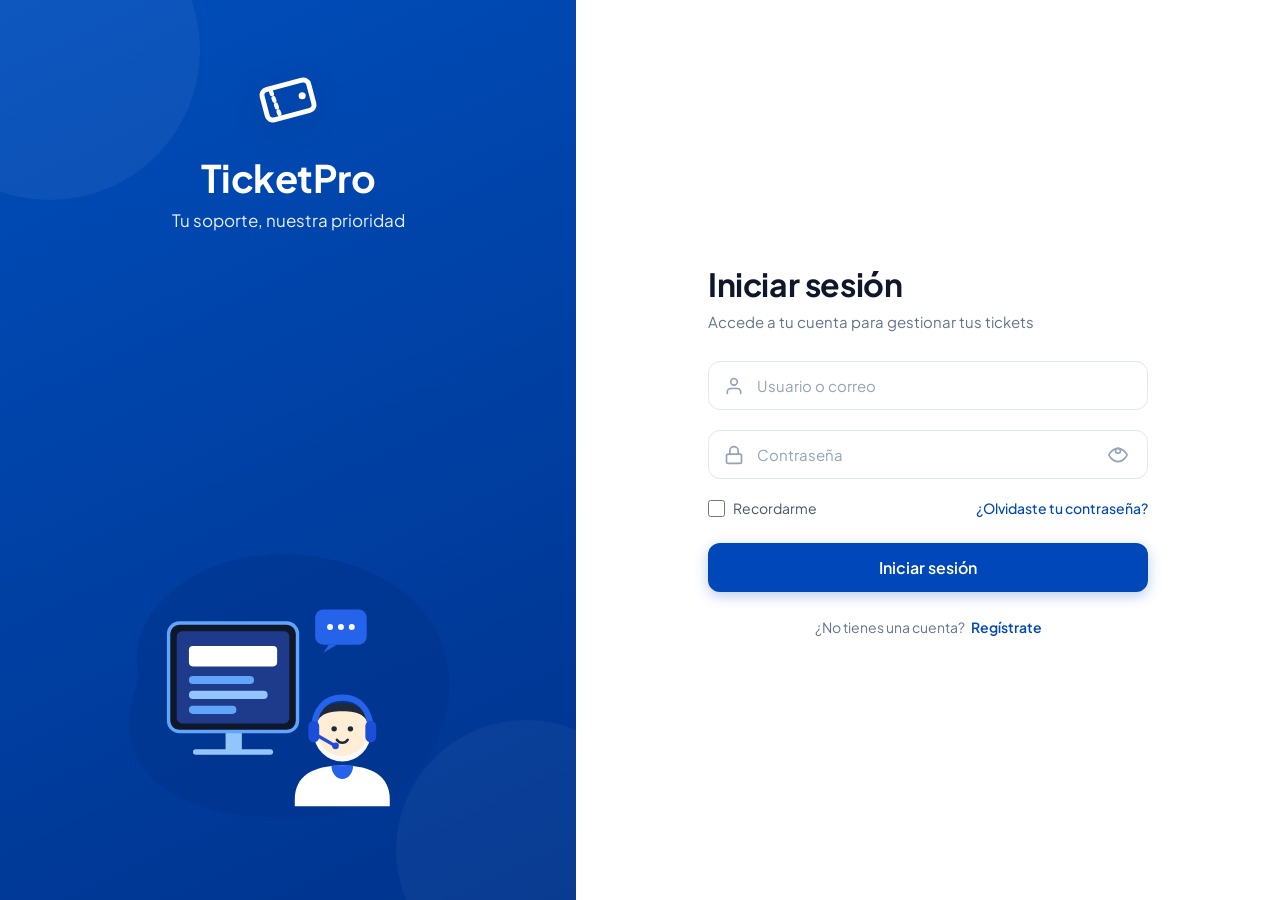
<file: index.html>
<!DOCTYPE html>
<html lang="es">
<head>
  <meta charset="UTF-8">
  <meta name="viewport" content="width=device-width, initial-scale=1.0">
  <title>TicketPro - Iniciar sesión</title>
  <link rel="stylesheet" href="css/auth.css">
</head>
<body>

  <div class="auth-wrapper">
    <div class="auth-card">

      <!-- Panel Izquierdo Azul (Full Height) -->
      <div class="auth-side">
        <div class="auth-side-inner">
          <div class="brand">
            <div class="brand-icon-wrap">
              <!-- Icono Ticket TicketPro -->
              <svg class="brand-icon" viewBox="0 0 48 48" fill="none" xmlns="http://www.w3.org/2000/svg">
                <rect x="7" y="13" width="34" height="22" rx="4" transform="rotate(-15 24 24)" stroke="#ffffff" stroke-width="3.5" fill="none"/>
                <path d="M12 18L18 34" stroke="#ffffff" stroke-width="3" stroke-linecap="round" stroke-dasharray="2 3"/>
                <circle cx="34" cy="21" r="2.5" fill="#ffffff"/>
              </svg>
            </div>
            <h2 class="brand-title">TicketPro</h2>
            <p class="brand-slogan">Tu soporte, nuestra prioridad</p>
          </div>

          <!-- Ilustración de Soporte (Monitor, Agente y Chat) -->
          <div class="side-illustration-wrap">
            <svg class="side-illustration" viewBox="0 0 280 230" fill="none" xmlns="http://www.w3.org/2000/svg">
              <!-- Fondo nube / mancha azul suave -->
              <path d="M30 110C20 60 70 25 120 20C180 15 240 40 255 90C270 140 240 200 180 210C120 220 40 210 25 160C20 145 25 125 30 110Z" fill="#00358e" opacity="0.6"/>
              
              <!-- Monitor de Computadora -->
              <g transform="translate(42, 65)">
                <path d="M30 100H85" stroke="#93c5fd" stroke-width="4" stroke-linecap="round"/>
                <rect x="52" y="85" width="12" height="16" fill="#93c5fd" rx="2"/>
                <rect x="10" y="5" width="95" height="80" rx="8" fill="#0f172a" stroke="#60a5fa" stroke-width="2.5"/>
                <rect x="16" y="11" width="83" height="68" rx="4" fill="#1e3a8a"/>
                <rect x="25" y="22" width="65" height="15" rx="3" fill="#ffffff"/>
                <rect x="25" y="44" width="48" height="6" rx="3" fill="#60a5fa"/>
                <rect x="25" y="55" width="58" height="6" rx="3" fill="#93c5fd"/>
                <rect x="25" y="66" width="35" height="6" rx="3" fill="#60a5fa"/>
              </g>

              <!-- Globo de diálogo / mensaje flotante -->
              <g transform="translate(160, 60)">
                <rect x="0" y="0" width="38" height="26" rx="6" fill="#2563eb"/>
                <path d="M10 26L6 32L16 26H10Z" fill="#2563eb"/>
                <circle cx="11" cy="13" r="2.2" fill="#ffffff"/>
                <circle cx="19" cy="13" r="2.2" fill="#ffffff"/>
                <circle cx="27" cy="13" r="2.2" fill="#ffffff"/>
              </g>

              <!-- Agente con Auriculares -->
              <g transform="translate(130, 95)">
                <path d="M15 105C15 88 28 80 50 80C72 80 85 88 85 105V110H15V105Z" fill="#ffffff"/>
                <path d="M42 80C42 86 46 90 50 90C54 90 58 86 58 80H42Z" fill="#2563eb"/>
                <circle cx="50" cy="56" r="21" fill="#f8fafc"/>
                <circle cx="50" cy="54" r="19" fill="#ffedd5"/>
                <path d="M31 52C31 38 40 34 50 34C60 34 69 38 69 52C69 44 63 40 50 40C37 40 31 44 31 52Z" fill="#1e293b"/>
                <circle cx="44" cy="53" r="2" fill="#1e293b"/>
                <circle cx="56" cy="53" r="2" fill="#1e293b"/>
                <path d="M46 61C48 64 52 64 54 61" stroke="#1e293b" stroke-width="1.8" stroke-linecap="round"/>
                <path d="M29 55C29 38 38 30 50 30C62 30 71 38 71 55" stroke="#2563eb" stroke-width="4.5" stroke-linecap="round" fill="none"/>
                <rect x="25" y="47" width="8" height="16" rx="4" fill="#1d4ed8"/>
                <rect x="67" y="47" width="8" height="16" rx="4" fill="#1d4ed8"/>
                <path d="M30 57L44 65" stroke="#1d4ed8" stroke-width="2.5" stroke-linecap="round"/>
                <circle cx="45" cy="65.5" r="2.5" fill="#1d4ed8"/>
              </g>
            </svg>
          </div>
        </div>
      </div>

      <!-- Panel Derecho Blanco (Full Height) -->
      <div class="auth-main">
        <div class="auth-form-inner">
          <div class="auth-header">
            <h1>Iniciar sesión</h1>
            <p>Accede a tu cuenta para gestionar tus tickets</p>
          </div>

          <div id="authAlert" class="alert-box"></div>

          <form id="loginForm">
            <!-- Campo Usuario / Correo -->
            <div class="form-group">
              <div class="input-container">
                <span class="input-icon-left">
                  <svg width="20" height="20" viewBox="0 0 24 24" fill="none" stroke="currentColor" stroke-width="2" stroke-linecap="round" stroke-linejoin="round">
                    <path d="M20 21v-2a4 4 0 0 0-4-4H8a4 4 0 0 0-4 4v2"></path>
                    <circle cx="12" cy="7" r="4"></circle>
                  </svg>
                </span>
                <input type="text" id="username" class="input-field" placeholder="Usuario o correo" required autocomplete="username">
              </div>
            </div>

            <!-- Campo Contraseña -->
            <div class="form-group">
              <div class="input-container has-toggle">
                <span class="input-icon-left">
                  <svg width="20" height="20" viewBox="0 0 24 24" fill="none" stroke="currentColor" stroke-width="2" stroke-linecap="round" stroke-linejoin="round">
                    <rect x="3" y="11" width="18" height="11" rx="2" ry="2"></rect>
                    <path d="M7 11V7a5 5 0 0 1 10 0v4"></path>
                  </svg>
                </span>
                <input type="password" id="password" class="input-field" placeholder="Contraseña" required autocomplete="current-password">
                <button type="button" class="toggle-password-btn" data-target="password" title="Mostrar/Ocultar contraseña" aria-label="Mostrar u ocultar contraseña">
                  <svg width="20" height="20" viewBox="0 0 24 24" fill="none" stroke="currentColor" stroke-width="2" stroke-linecap="round" stroke-linejoin="round">
                    <path d="M1 12s4-8 11-8 11 8 11 8-4 8-11 8-11-8-11-8z"></path>
                    <circle cx="12" cy="7" r="3"></circle>
                  </svg>
                </button>
              </div>
            </div>

            <!-- Opciones adicionales -->
            <div class="form-options">
              <label class="checkbox-label">
                <input type="checkbox" id="rememberMe">
                <span>Recordarme</span>
              </label>
              <a href="#" class="link-forgot" onclick="alert('Función de recuperación: Podrás restablecer tu clave ingresando tu correo cuando el backend esté activo.'); return false;">¿Olvidaste tu contraseña?</a>
            </div>

            <!-- Botón de Iniciar Sesión (Sin botón de Google) -->
            <button type="submit" class="btn-submit">
              Iniciar sesión
            </button>
          </form>

          <div class="auth-footer">
            ¿No tienes una cuenta? <a href="registro.html">Regístrate</a>
          </div>
        </div>
      </div>

    </div>
  </div>

  <script src="js/auth.js"></script>
</body>
</html>
</file>
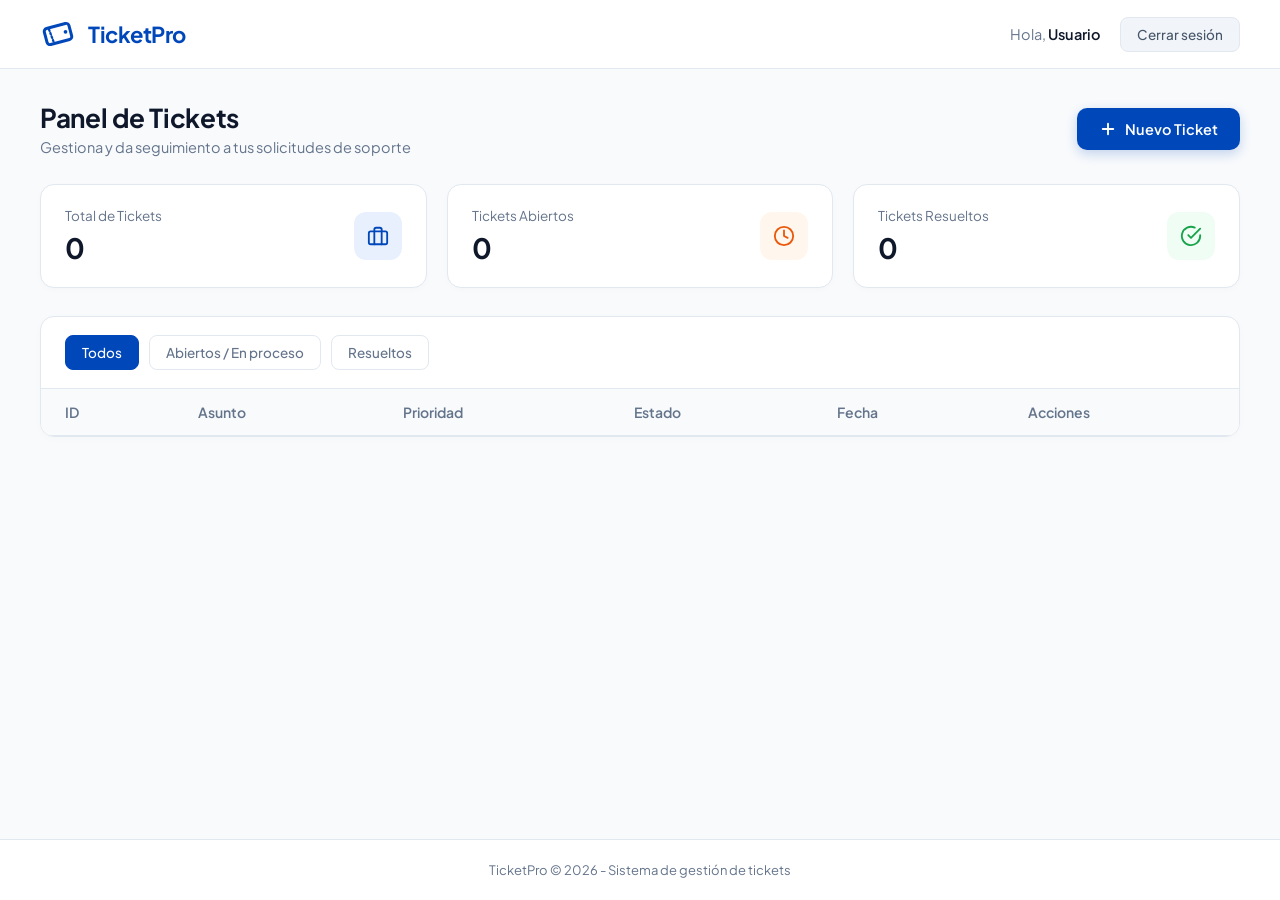
<file: dashboard.html>
<!doctype html>
<html lang="es">
  <head>
    <meta charset="UTF-8" />
    <meta name="viewport" content="width=device-width, initial-scale=1.0" />
    <title>TicketPro - Panel de Inicio</title>
    <link rel="stylesheet" href="css/dashboard.css" />
  </head>
  <body>
    <!-- Barra superior simple -->
    <header class="navbar">
      <a href="dashboard.html" class="nav-brand">
        <!-- Icono Ticket TicketPro -->
        <svg
          class="nav-brand-icon"
          viewBox="0 0 48 48"
          fill="none"
          xmlns="http://www.w3.org/2000/svg"
        >
          <rect
            x="7"
            y="13"
            width="34"
            height="22"
            rx="4"
            transform="rotate(-15 24 24)"
            stroke="#0047ba"
            stroke-width="4"
            fill="none"
          />
          <path
            d="M12 18L18 34"
            stroke="#0047ba"
            stroke-width="3"
            stroke-linecap="round"
            stroke-dasharray="2 3"
          />
          <circle cx="34" cy="21" r="2.5" fill="#0047ba" />
        </svg>
        <span class="nav-brand-title">TicketPro</span>
      </a>

      <div class="nav-user">
        <span class="user-greeting"
          >Hola,
          <span class="user-name" id="userNameDisplay">Usuario</span></span
        >
        <a href="#" id="logoutBtn" class="btn-logout">Cerrar sesión</a>
      </div>
    </header>

    <!-- Contenedor Principal -->
    <main class="main-container">
      <!-- Título y Botón Principal -->
      <div class="dashboard-header">
        <div class="dashboard-title">
          <h2>Panel de Tickets</h2>
          <p>Gestiona y da seguimiento a tus solicitudes de soporte</p>
        </div>
        <button class="btn-new-ticket" id="btnOpenModal">
          <svg
            width="18"
            height="18"
            viewBox="0 0 24 24"
            fill="none"
            stroke="currentColor"
            stroke-width="2.5"
            stroke-linecap="round"
            stroke-linejoin="round"
          >
            <line x1="12" y1="5" x2="12" y2="19"></line>
            <line x1="5" y1="12" x2="19" y2="12"></line>
          </svg>
          Nuevo Ticket
        </button>
      </div>

      <!-- 3 Tarjetas de Resumen Sencillo -->
      <section class="stats-grid">
        <div class="stat-card">
          <div class="stat-info">
            <span>Total de Tickets</span>
            <h3 id="countTotal">0</h3>
          </div>
          <div class="stat-icon stat-total">
            <svg
              width="22"
              height="22"
              viewBox="0 0 24 24"
              fill="none"
              stroke="currentColor"
              stroke-width="2"
              stroke-linecap="round"
              stroke-linejoin="round"
            >
              <rect x="2" y="7" width="20" height="14" rx="2" ry="2"></rect>
              <path d="M16 21V5a2 2 0 0 0-2-2h-4a2 2 0 0 0-2 2v16"></path>
            </svg>
          </div>
        </div>

        <div class="stat-card">
          <div class="stat-info">
            <span>Tickets Abiertos</span>
            <h3 id="countOpen">0</h3>
          </div>
          <div class="stat-icon stat-open">
            <svg
              width="22"
              height="22"
              viewBox="0 0 24 24"
              fill="none"
              stroke="currentColor"
              stroke-width="2"
              stroke-linecap="round"
              stroke-linejoin="round"
            >
              <circle cx="12" cy="12" r="10"></circle>
              <polyline points="12 6 12 12 16 14"></polyline>
            </svg>
          </div>
        </div>

        <div class="stat-card">
          <div class="stat-info">
            <span>Tickets Resueltos</span>
            <h3 id="countClosed">0</h3>
          </div>
          <div class="stat-icon stat-closed">
            <svg
              width="22"
              height="22"
              viewBox="0 0 24 24"
              fill="none"
              stroke="currentColor"
              stroke-width="2"
              stroke-linecap="round"
              stroke-linejoin="round"
            >
              <path d="M22 11.08V12a10 10 0 1 1-5.93-9.14"></path>
              <polyline points="22 4 12 14.01 9 11.01"></polyline>
            </svg>
          </div>
        </div>
      </section>

      <!-- Lista de Tickets -->
      <section class="tickets-card">
        <div class="tickets-toolbar">
          <div class="filter-group">
            <button class="filter-btn active" data-filter="todos">Todos</button>
            <button class="filter-btn" data-filter="abiertos">
              Abiertos / En proceso
            </button>
            <button class="filter-btn" data-filter="resueltos">
              Resueltos
            </button>
          </div>
        </div>

        <div class="table-wrapper">
          <table class="ticket-table">
            <thead>
              <tr>
                <th>ID</th>
                <th>Asunto</th>
                <th>Prioridad</th>
                <th>Estado</th>
                <th>Fecha</th>
                <th>Acciones</th>
              </tr>
            </thead>
            <tbody id="ticketsTableBody">
              <!-- Filas dinámicas generadas por dashboard.js -->
            </tbody>
          </table>
        </div>

        <!-- Estado vacío si no hay tickets en el filtro -->
        <div id="emptyState" class="empty-state" style="display: none">
          <svg
            width="44"
            height="44"
            viewBox="0 0 24 24"
            fill="none"
            stroke="#94a3b8"
            stroke-width="1.5"
            stroke-linecap="round"
            stroke-linejoin="round"
          >
            <circle cx="12" cy="12" r="10"></circle>
            <line x1="8" y1="12" x2="16" y2="12"></line>
          </svg>
          <p>No se encontraron tickets en esta categoría.</p>
        </div>
      </section>
    </main>

    <!-- Modal Simple para Crear Nuevo Ticket -->
    <div class="modal-overlay" id="ticketModal">
      <div class="modal-content">
        <div class="modal-header">
          <h3>Crear nuevo ticket</h3>
          <button type="button" class="btn-close-modal" id="btnCloseModal">
            &times;
          </button>
        </div>
        <form id="newTicketForm">
          <div class="form-group-simple">
            <label for="ticketTitle">Título del problema</label>
            <input
              type="text"
              id="ticketTitle"
              class="form-control-simple"
              placeholder="Ej: No funciona el acceso al correo"
              required
            />
          </div>
          <div class="form-group-simple">
            <label for="ticketPriority">Prioridad</label>
            <select id="ticketPriority" class="form-control-simple">
              <option value="Baja">Baja</option>
              <option value="Media" selected>Media</option>
              <option value="Alta">Alta</option>
            </select>
          </div>
          <div class="form-group-simple">
            <label for="ticketDesc">Descripción detallada</label>
            <textarea
              id="ticketDesc"
              class="form-control-simple"
              placeholder="Explica brevemente qué ocurre..."
            ></textarea>
          </div>
          <div class="modal-actions">
            <button type="button" class="btn-secondary" id="btnCancelModal">
              Cancelar
            </button>
            <button type="submit" class="btn-new-ticket">Guardar Ticket</button>
          </div>
        </form>
      </div>
    </div>

    <footer class="footer-simple">
      TicketPro &copy; 2026 - Sistema de gestión de tickets
    </footer>

    <script src="js/dashboard.js"></script>
  </body>
</html>
</file>
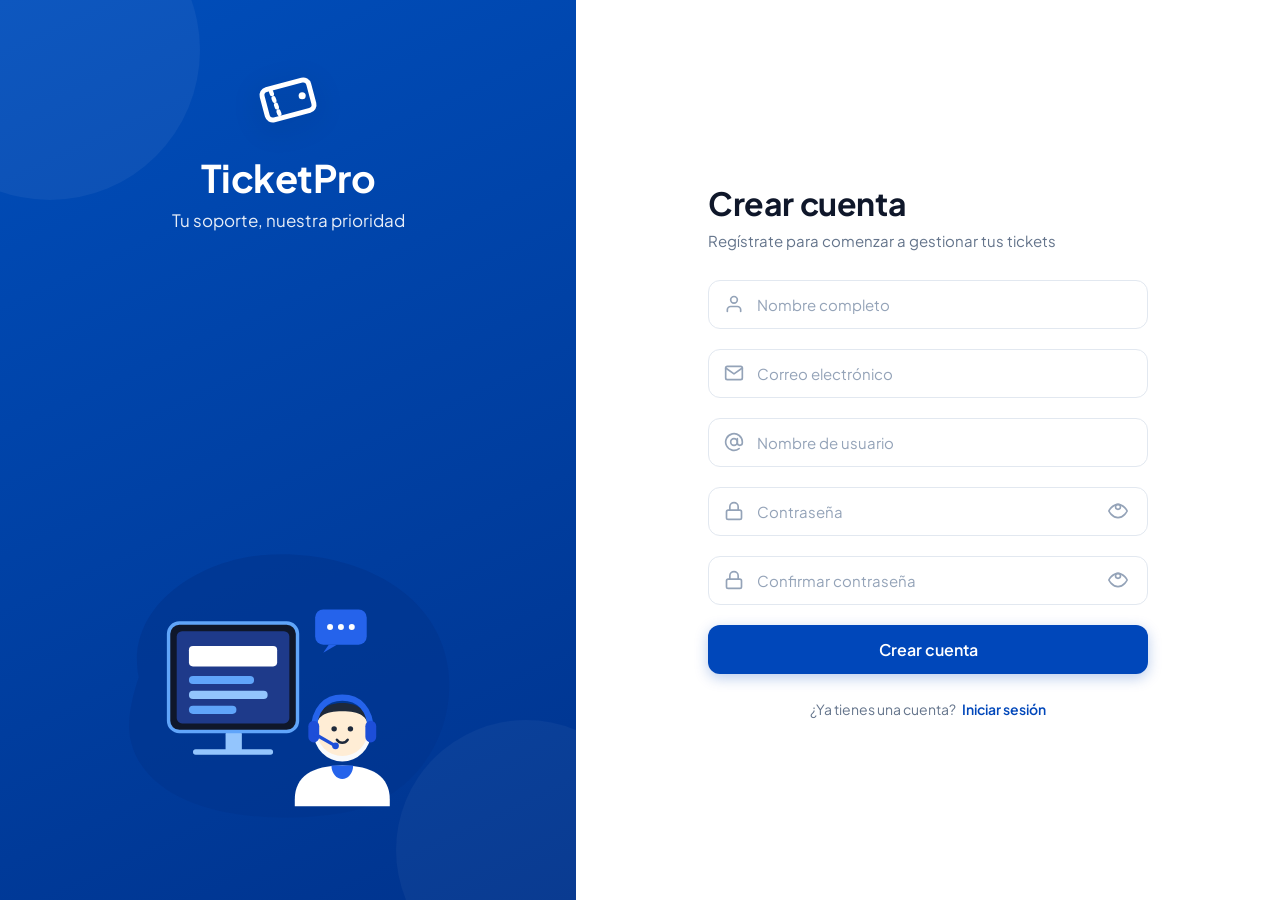
<file: registro.html>
<!DOCTYPE html>
<html lang="es">
<head>
  <meta charset="UTF-8">
  <meta name="viewport" content="width=device-width, initial-scale=1.0">
  <title>TicketPro - Crear cuenta</title>
  <link rel="stylesheet" href="css/auth.css">
</head>
<body>

  <div class="auth-wrapper">
    <div class="auth-card">

      <!-- Panel Izquierdo Azul (Full Height) -->
      <div class="auth-side">
        <div class="auth-side-inner">
          <div class="brand">
            <div class="brand-icon-wrap">
              <!-- Icono Ticket TicketPro -->
              <svg class="brand-icon" viewBox="0 0 48 48" fill="none" xmlns="http://www.w3.org/2000/svg">
                <rect x="7" y="13" width="34" height="22" rx="4" transform="rotate(-15 24 24)" stroke="#ffffff" stroke-width="3.5" fill="none"/>
                <path d="M12 18L18 34" stroke="#ffffff" stroke-width="3" stroke-linecap="round" stroke-dasharray="2 3"/>
                <circle cx="34" cy="21" r="2.5" fill="#ffffff"/>
              </svg>
            </div>
            <h2 class="brand-title">TicketPro</h2>
            <p class="brand-slogan">Tu soporte, nuestra prioridad</p>
          </div>

          <!-- Ilustración de Soporte -->
          <div class="side-illustration-wrap">
            <svg class="side-illustration" viewBox="0 0 280 230" fill="none" xmlns="http://www.w3.org/2000/svg">
              <path d="M30 110C20 60 70 25 120 20C180 15 240 40 255 90C270 140 240 200 180 210C120 220 40 210 25 160C20 145 25 125 30 110Z" fill="#00358e" opacity="0.6"/>
              
              <g transform="translate(42, 65)">
                <path d="M30 100H85" stroke="#93c5fd" stroke-width="4" stroke-linecap="round"/>
                <rect x="52" y="85" width="12" height="16" fill="#93c5fd" rx="2"/>
                <rect x="10" y="5" width="95" height="80" rx="8" fill="#0f172a" stroke="#60a5fa" stroke-width="2.5"/>
                <rect x="16" y="11" width="83" height="68" rx="4" fill="#1e3a8a"/>
                <rect x="25" y="22" width="65" height="15" rx="3" fill="#ffffff"/>
                <rect x="25" y="44" width="48" height="6" rx="3" fill="#60a5fa"/>
                <rect x="25" y="55" width="58" height="6" rx="3" fill="#93c5fd"/>
                <rect x="25" y="66" width="35" height="6" rx="3" fill="#60a5fa"/>
              </g>

              <g transform="translate(160, 60)">
                <rect x="0" y="0" width="38" height="26" rx="6" fill="#2563eb"/>
                <path d="M10 26L6 32L16 26H10Z" fill="#2563eb"/>
                <circle cx="11" cy="13" r="2.2" fill="#ffffff"/>
                <circle cx="19" cy="13" r="2.2" fill="#ffffff"/>
                <circle cx="27" cy="13" r="2.2" fill="#ffffff"/>
              </g>

              <g transform="translate(130, 95)">
                <path d="M15 105C15 88 28 80 50 80C72 80 85 88 85 105V110H15V105Z" fill="#ffffff"/>
                <path d="M42 80C42 86 46 90 50 90C54 90 58 86 58 80H42Z" fill="#2563eb"/>
                <circle cx="50" cy="56" r="21" fill="#f8fafc"/>
                <circle cx="50" cy="54" r="19" fill="#ffedd5"/>
                <path d="M31 52C31 38 40 34 50 34C60 34 69 38 69 52C69 44 63 40 50 40C37 40 31 44 31 52Z" fill="#1e293b"/>
                <circle cx="44" cy="53" r="2" fill="#1e293b"/>
                <circle cx="56" cy="53" r="2" fill="#1e293b"/>
                <path d="M46 61C48 64 52 64 54 61" stroke="#1e293b" stroke-width="1.8" stroke-linecap="round"/>
                <path d="M29 55C29 38 38 30 50 30C62 30 71 38 71 55" stroke="#2563eb" stroke-width="4.5" stroke-linecap="round" fill="none"/>
                <rect x="25" y="47" width="8" height="16" rx="4" fill="#1d4ed8"/>
                <rect x="67" y="47" width="8" height="16" rx="4" fill="#1d4ed8"/>
                <path d="M30 57L44 65" stroke="#1d4ed8" stroke-width="2.5" stroke-linecap="round"/>
                <circle cx="45" cy="65.5" r="2.5" fill="#1d4ed8"/>
              </g>
            </svg>
          </div>
        </div>
      </div>

      <!-- Panel Derecho Blanco (Full Height) -->
      <div class="auth-main">
        <div class="auth-form-inner">
          <div class="auth-header">
            <h1>Crear cuenta</h1>
            <p>Regístrate para comenzar a gestionar tus tickets</p>
          </div>

          <div id="regAlert" class="alert-box"></div>

          <form id="registerForm">
            <!-- Nombre Completo -->
            <div class="form-group">
              <div class="input-container">
                <span class="input-icon-left">
                  <svg width="20" height="20" viewBox="0 0 24 24" fill="none" stroke="currentColor" stroke-width="2" stroke-linecap="round" stroke-linejoin="round">
                    <path d="M20 21v-2a4 4 0 0 0-4-4H8a4 4 0 0 0-4 4v2"></path>
                    <circle cx="12" cy="7" r="4"></circle>
                  </svg>
                </span>
                <input type="text" id="fullName" class="input-field" placeholder="Nombre completo" required>
              </div>
            </div>

            <!-- Correo Electrónico -->
            <div class="form-group">
              <div class="input-container">
                <span class="input-icon-left">
                  <svg width="20" height="20" viewBox="0 0 24 24" fill="none" stroke="currentColor" stroke-width="2" stroke-linecap="round" stroke-linejoin="round">
                    <path d="M4 4h16c1.1 0 2 .9 2 2v12c0 1.1-.9 2-2 2H4c-1.1 0-2-.9-2-2V6c0-1.1.9-2 2-2z"></path>
                    <polyline points="22,6 12,13 2,6"></polyline>
                  </svg>
                </span>
                <input type="email" id="email" class="input-field" placeholder="Correo electrónico" required>
              </div>
            </div>

            <!-- Nombre de Usuario -->
            <div class="form-group">
              <div class="input-container">
                <span class="input-icon-left">
                  <svg width="20" height="20" viewBox="0 0 24 24" fill="none" stroke="currentColor" stroke-width="2" stroke-linecap="round" stroke-linejoin="round">
                    <circle cx="12" cy="12" r="4"></circle>
                    <path d="M16 8v5a3 3 0 0 0 6 0v-1a10 10 0 1 0-3.92 7.94"></path>
                  </svg>
                </span>
                <input type="text" id="regUsername" class="input-field" placeholder="Nombre de usuario" required>
              </div>
            </div>

            <!-- Contraseña -->
            <div class="form-group">
              <div class="input-container has-toggle">
                <span class="input-icon-left">
                  <svg width="20" height="20" viewBox="0 0 24 24" fill="none" stroke="currentColor" stroke-width="2" stroke-linecap="round" stroke-linejoin="round">
                    <rect x="3" y="11" width="18" height="11" rx="2" ry="2"></rect>
                    <path d="M7 11V7a5 5 0 0 1 10 0v4"></path>
                  </svg>
                </span>
                <input type="password" id="regPassword" class="input-field" placeholder="Contraseña" required>
                <button type="button" class="toggle-password-btn" data-target="regPassword" title="Mostrar/Ocultar contraseña" aria-label="Mostrar u ocultar contraseña">
                  <svg width="20" height="20" viewBox="0 0 24 24" fill="none" stroke="currentColor" stroke-width="2" stroke-linecap="round" stroke-linejoin="round">
                    <path d="M1 12s4-8 11-8 11 8 11 8-4 8-11 8-11-8-11-8z"></path>
                    <circle cx="12" cy="7" r="3"></circle>
                  </svg>
                </button>
              </div>
            </div>

            <!-- Confirmar Contraseña -->
            <div class="form-group">
              <div class="input-container has-toggle">
                <span class="input-icon-left">
                  <svg width="20" height="20" viewBox="0 0 24 24" fill="none" stroke="currentColor" stroke-width="2" stroke-linecap="round" stroke-linejoin="round">
                    <rect x="3" y="11" width="18" height="11" rx="2" ry="2"></rect>
                    <path d="M7 11V7a5 5 0 0 1 10 0v4"></path>
                  </svg>
                </span>
                <input type="password" id="regConfirmPassword" class="input-field" placeholder="Confirmar contraseña" required>
                <button type="button" class="toggle-password-btn" data-target="regConfirmPassword" title="Mostrar/Ocultar contraseña" aria-label="Mostrar u ocultar contraseña">
                  <svg width="20" height="20" viewBox="0 0 24 24" fill="none" stroke="currentColor" stroke-width="2" stroke-linecap="round" stroke-linejoin="round">
                    <path d="M1 12s4-8 11-8 11 8 11 8-4 8-11 8-11-8-11-8z"></path>
                    <circle cx="12" cy="7" r="3"></circle>
                  </svg>
                </button>
              </div>
            </div>

            <!-- Botón de Registro -->
            <button type="submit" class="btn-submit" style="margin-top: 10px;">
              Crear cuenta
            </button>
          </form>

          <div class="auth-footer">
            ¿Ya tienes una cuenta? <a href="index.html">Iniciar sesión</a>
          </div>
        </div>
      </div>

    </div>
  </div>

  <script src="js/auth.js"></script>
</body>
</html>
</file>
<file: css/auth.css>
@import url('https://fonts.googleapis.com/css2?family=Plus+Jakarta+Sans:wght@400;500;600;700&display=swap');

:root {
  --primary: #0047ba;
  --primary-hover: #003694;
  --primary-light: #e8f0fe;
  --text-dark: #0f172a;
  --text-muted: #64748b;
  --border-color: #e2e8f0;
  --bg-page: #ffffff;
  --card-bg: #ffffff;
}

* {
  margin: 0;
  padding: 0;
  box-sizing: border-box;
  font-family: 'Plus Jakarta Sans', system-ui, -apple-system, sans-serif;
}

html, body {
  width: 100%;
  min-height: 100vh;
  background-color: #ffffff;
  color: var(--text-dark);
  overflow-x: hidden;
}

/* Contenedor a Pantalla Completa (Full Screen Split) */
.auth-wrapper {
  width: 100vw;
  min-height: 100vh;
  display: flex;
  margin: 0;
  padding: 0;
}

.auth-card {
  width: 100%;
  min-height: 100vh;
  display: flex;
  margin: 0;
  border-radius: 0;
  box-shadow: none;
  background: #ffffff;
}

/* =========================================
   PANEL IZQUIERDO: Azul a Pantalla Completa
   ========================================= */
.auth-side {
  width: 45%;
  min-width: 380px;
  min-height: 100vh;
  background: linear-gradient(155deg, #004ebb 0%, #00338d 100%);
  color: #ffffff;
  padding: 50px 40px;
  display: flex;
  flex-direction: column;
  justify-content: space-around;
  align-items: center;
  position: relative;
  overflow: hidden;
}

/* Círculos decorativos de fondo sutiles */
.auth-side::before {
  content: '';
  position: absolute;
  top: -100px;
  left: -100px;
  width: 300px;
  height: 300px;
  background: rgba(255, 255, 255, 0.05);
  border-radius: 50%;
  pointer-events: none;
}

.auth-side::after {
  content: '';
  position: absolute;
  bottom: -80px;
  right: -80px;
  width: 260px;
  height: 260px;
  background: rgba(255, 255, 255, 0.04);
  border-radius: 50%;
  pointer-events: none;
}

.auth-side-inner {
  width: 100%;
  max-width: 460px;
  display: flex;
  flex-direction: column;
  align-items: center;
  justify-content: space-between;
  height: 100%;
  position: relative;
  z-index: 2;
}

.brand {
  display: flex;
  flex-direction: column;
  align-items: center;
  text-align: center;
  margin-top: 10px;
}

.brand-icon-wrap {
  width: 80px;
  height: 80px;
  display: flex;
  align-items: center;
  justify-content: center;
  margin-bottom: 14px;
}

.brand-icon {
  width: 68px;
  height: 68px;
  filter: drop-shadow(0 6px 14px rgba(0, 0, 0, 0.15));
}

.brand-title {
  font-size: 38px;
  font-weight: 700;
  letter-spacing: -0.5px;
  color: #ffffff;
  margin-bottom: 8px;
}

.brand-slogan {
  font-size: 17px;
  color: rgba(255, 255, 255, 0.9);
  font-weight: 400;
}

.side-illustration-wrap {
  display: flex;
  justify-content: center;
  align-items: center;
  width: 100%;
  max-width: 380px;
  margin: 30px 0 10px 0;
}

.side-illustration {
  width: 100%;
  height: auto;
  max-height: 320px;
}

/* =========================================
   PANEL DERECHO: Blanco a Pantalla Completa
   ========================================= */
.auth-main {
  width: 55%;
  min-height: 100vh;
  background: #ffffff;
  padding: 50px 60px;
  display: flex;
  flex-direction: column;
  justify-content: center;
  align-items: center;
}

.auth-form-inner {
  width: 100%;
  max-width: 440px;
}

.auth-header {
  margin-bottom: 30px;
}

.auth-header h1 {
  font-size: 32px;
  font-weight: 700;
  color: var(--text-dark);
  margin-bottom: 8px;
  letter-spacing: -0.4px;
}

.auth-header p {
  color: var(--text-muted);
  font-size: 15px;
}

/* Campos de entrada */
.form-group {
  margin-bottom: 20px;
}

.input-container {
  position: relative;
  display: flex;
  align-items: center;
}

.input-icon-left {
  position: absolute;
  left: 16px;
  color: #94a3b8;
  display: flex;
  align-items: center;
  justify-content: center;
  pointer-events: none;
}

.input-field {
  width: 100%;
  padding: 14px 18px 14px 48px;
  font-size: 15px;
  border: 1.5px solid var(--border-color);
  border-radius: 12px;
  color: var(--text-dark);
  background-color: #ffffff;
  transition: all 0.2s ease;
  outline: none;
}

.input-field::placeholder {
  color: #94a3b8;
}

.input-field:focus {
  border-color: var(--primary);
  box-shadow: 0 0 0 3.5px rgba(0, 71, 186, 0.12);
}

.input-container.has-toggle .input-field {
  padding-right: 48px;
}

.toggle-password-btn {
  position: absolute;
  right: 14px;
  background: none;
  border: none;
  cursor: pointer;
  color: #94a3b8;
  display: flex;
  align-items: center;
  justify-content: center;
  padding: 6px;
  border-radius: 6px;
  transition: color 0.2s;
}

.toggle-password-btn:hover {
  color: var(--primary);
}

/* Opciones: Recordarme & Olvidé contraseña */
.form-options {
  display: flex;
  justify-content: space-between;
  align-items: center;
  margin-bottom: 26px;
  font-size: 14px;
}

.checkbox-label {
  display: flex;
  align-items: center;
  gap: 8px;
  color: #475569;
  cursor: pointer;
  user-select: none;
}

.checkbox-label input[type="checkbox"] {
  width: 17px;
  height: 17px;
  border: 1.5px solid #cbd5e1;
  border-radius: 4px;
  cursor: pointer;
  accent-color: var(--primary);
}

.link-forgot {
  color: var(--primary);
  text-decoration: none;
  font-weight: 500;
  transition: opacity 0.2s;
}

.link-forgot:hover {
  text-decoration: underline;
}

/* Botón Principal */
.btn-submit {
  width: 100%;
  padding: 14px 20px;
  background-color: var(--primary);
  color: #ffffff;
  border: none;
  border-radius: 12px;
  font-size: 16px;
  font-weight: 600;
  cursor: pointer;
  transition: all 0.2s ease;
  box-shadow: 0 4px 14px rgba(0, 71, 186, 0.28);
  display: flex;
  align-items: center;
  justify-content: center;
  gap: 8px;
}

.btn-submit:hover {
  background-color: var(--primary-hover);
  box-shadow: 0 6px 18px rgba(0, 71, 186, 0.38);
  transform: translateY(-1px);
}

.btn-submit:active {
  transform: translateY(0);
}

/* Pie de formulario */
.auth-footer {
  margin-top: 26px;
  text-align: center;
  font-size: 14px;
  color: var(--text-muted);
}

.auth-footer a {
  color: var(--primary);
  text-decoration: none;
  font-weight: 600;
  margin-left: 4px;
}

.auth-footer a:hover {
  text-decoration: underline;
}

/* Alertas de error / aviso */
.alert-box {
  background-color: #fee2e2;
  border: 1px solid #fecaca;
  color: #b91c1c;
  padding: 12px 16px;
  border-radius: 10px;
  font-size: 13.5px;
  margin-bottom: 20px;
  display: none;
}

/* Responsive para Pantallas Medianas y Móviles */
@media (max-width: 900px) {
  .auth-card {
    flex-direction: column;
    min-height: 100vh;
  }

  .auth-side {
    width: 100%;
    min-width: auto;
    min-height: auto;
    padding: 40px 24px;
  }

  .brand-title {
    font-size: 30px;
  }

  .side-illustration-wrap {
    display: none;
  }

  .auth-main {
    width: 100%;
    padding: 40px 24px;
  }
}
</file>
<file: css/dashboard.css>
@import url('https://fonts.googleapis.com/css2?family=Plus+Jakarta+Sans:wght@400;500;600;700&display=swap');

:root {
  --primary: #0047ba;
  --primary-hover: #003694;
  --primary-light: #e8f0fe;
  --text-dark: #0f172a;
  --text-muted: #64748b;
  --border-color: #e2e8f0;
  --bg-page: #f8fafc;
  --card-bg: #ffffff;
}

* {
  margin: 0;
  padding: 0;
  box-sizing: border-box;
  font-family: 'Plus Jakarta Sans', system-ui, -apple-system, sans-serif;
}

body {
  background-color: var(--bg-page);
  color: var(--text-dark);
  min-height: 100vh;
  display: flex;
  flex-direction: column;
  width: 100%;
}

/* Barra de Navegación a Ancho Completo */
.navbar {
  background-color: #ffffff;
  border-bottom: 1px solid var(--border-color);
  padding: 16px 40px;
  display: flex;
  justify-content: space-between;
  align-items: center;
  width: 100%;
}

.nav-brand {
  display: flex;
  align-items: center;
  gap: 12px;
  text-decoration: none;
  color: var(--text-dark);
}

.nav-brand-icon {
  width: 36px;
  height: 36px;
}

.nav-brand-title {
  font-size: 22px;
  font-weight: 700;
  color: var(--primary);
  letter-spacing: -0.5px;
}

.nav-user {
  display: flex;
  align-items: center;
  gap: 20px;
}

.user-greeting {
  font-size: 14.5px;
  color: var(--text-muted);
}

.user-name {
  font-weight: 600;
  color: var(--text-dark);
}

.btn-logout {
  background-color: #f1f5f9;
  color: #475569;
  border: 1px solid var(--border-color);
  padding: 8px 16px;
  border-radius: 8px;
  font-size: 13.5px;
  font-weight: 500;
  cursor: pointer;
  text-decoration: none;
  transition: all 0.2s ease;
}

.btn-logout:hover {
  background-color: #fee2e2;
  color: #b91c1c;
  border-color: #fecaca;
}

/* Contenedor Principal Amplio que aprovecha toda la pantalla */
.main-container {
  width: 100%;
  max-width: 1600px;
  margin: 0 auto;
  padding: 32px 40px;
  flex: 1;
}

/* Encabezado y Acción */
.dashboard-header {
  display: flex;
  justify-content: space-between;
  align-items: center;
  margin-bottom: 28px;
  flex-wrap: wrap;
  gap: 16px;
}

.dashboard-title h2 {
  font-size: 26px;
  font-weight: 700;
  color: var(--text-dark);
  letter-spacing: -0.3px;
}

.dashboard-title p {
  font-size: 14.5px;
  color: var(--text-muted);
  margin-top: 4px;
}

.btn-new-ticket {
  background-color: var(--primary);
  color: #ffffff;
  border: none;
  padding: 12px 22px;
  border-radius: 10px;
  font-size: 14.5px;
  font-weight: 600;
  cursor: pointer;
  display: inline-flex;
  align-items: center;
  gap: 8px;
  box-shadow: 0 4px 12px rgba(0, 71, 186, 0.22);
  transition: all 0.2s ease;
}

.btn-new-ticket:hover {
  background-color: var(--primary-hover);
  transform: translateY(-1px);
}

/* Tarjetas de Estadísticas */
.stats-grid {
  display: grid;
  grid-template-columns: repeat(auto-fit, minmax(260px, 1fr));
  gap: 20px;
  margin-bottom: 28px;
}

.stat-card {
  background-color: #ffffff;
  border: 1px solid var(--border-color);
  border-radius: 14px;
  padding: 22px 24px;
  display: flex;
  align-items: center;
  justify-content: space-between;
  box-shadow: 0 2px 6px rgba(0, 0, 0, 0.02);
}

.stat-info span {
  display: block;
  font-size: 13.5px;
  color: var(--text-muted);
  margin-bottom: 6px;
}

.stat-info h3 {
  font-size: 28px;
  font-weight: 700;
  color: var(--text-dark);
}

.stat-icon {
  width: 48px;
  height: 48px;
  border-radius: 12px;
  display: flex;
  align-items: center;
  justify-content: center;
}

.stat-total {
  background-color: var(--primary-light);
  color: var(--primary);
}

.stat-open {
  background-color: #fff7ed;
  color: #ea580c;
}

.stat-closed {
  background-color: #f0fdf4;
  color: #16a34a;
}

/* Sección de Tickets y Filtros */
.tickets-card {
  background-color: #ffffff;
  border: 1px solid var(--border-color);
  border-radius: 14px;
  overflow: hidden;
  box-shadow: 0 2px 8px rgba(0, 0, 0, 0.02);
}

.tickets-toolbar {
  padding: 18px 24px;
  border-bottom: 1px solid var(--border-color);
  display: flex;
  justify-content: space-between;
  align-items: center;
  flex-wrap: wrap;
  gap: 12px;
}

.filter-group {
  display: flex;
  gap: 10px;
}

.filter-btn {
  background: none;
  border: 1px solid var(--border-color);
  padding: 8px 16px;
  border-radius: 8px;
  font-size: 13.5px;
  cursor: pointer;
  color: var(--text-muted);
  font-weight: 500;
  transition: all 0.2s;
}

.filter-btn.active, .filter-btn:hover {
  background-color: var(--primary);
  color: #ffffff;
  border-color: var(--primary);
}

/* Tabla de Tickets */
.table-wrapper {
  overflow-x: auto;
  width: 100%;
}

.ticket-table {
  width: 100%;
  border-collapse: collapse;
  text-align: left;
  font-size: 14px;
}

.ticket-table th {
  background-color: #f8fafc;
  color: var(--text-muted);
  font-weight: 600;
  padding: 14px 24px;
  border-bottom: 1px solid var(--border-color);
  white-space: nowrap;
}

.ticket-table td {
  padding: 16px 24px;
  border-bottom: 1px solid #f1f5f9;
  vertical-align: middle;
}

.ticket-table tr:hover {
  background-color: #fcfdfe;
}

.ticket-id {
  font-weight: 600;
  color: var(--primary);
}

.ticket-title {
  font-weight: 600;
  color: var(--text-dark);
}

.ticket-desc {
  font-size: 12.5px;
  color: var(--text-muted);
  margin-top: 3px;
  max-width: 480px;
  overflow: hidden;
  text-overflow: ellipsis;
  white-space: nowrap;
}

/* Badges */
.badge {
  display: inline-block;
  padding: 5px 12px;
  border-radius: 20px;
  font-size: 12.5px;
  font-weight: 600;
}

.badge-open {
  background-color: #fff7ed;
  color: #c2410c;
}

.badge-progress {
  background-color: #eff6ff;
  color: #1d4ed8;
}

.badge-resolved {
  background-color: #dcfce7;
  color: #15803d;
}

.badge-priority-alta {
  background-color: #fee2e2;
  color: #b91c1c;
}

.badge-priority-media {
  background-color: #fef3c7;
  color: #92400e;
}

.badge-priority-baja {
  background-color: #f1f5f9;
  color: #475569;
}

/* Acciones en tabla */
.table-actions {
  display: flex;
  gap: 8px;
}

.btn-action {
  border: 1px solid var(--border-color);
  background-color: #ffffff;
  padding: 6px 12px;
  border-radius: 6px;
  font-size: 12.5px;
  font-weight: 500;
  cursor: pointer;
  color: #334155;
  transition: all 0.15s;
}

.btn-action:hover {
  border-color: var(--primary);
  color: var(--primary);
}

.btn-action.btn-delete:hover {
  border-color: #ef4444;
  color: #ef4444;
  background-color: #fef2f2;
}

/* Estado Vacío */
.empty-state {
  text-align: center;
  padding: 50px 20px;
  color: var(--text-muted);
}

.empty-state p {
  margin-top: 8px;
  font-size: 14.5px;
}

/* Modal Simple para Crear Ticket */
.modal-overlay {
  position: fixed;
  top: 0;
  left: 0;
  right: 0;
  bottom: 0;
  background-color: rgba(15, 23, 42, 0.45);
  display: flex;
  align-items: center;
  justify-content: center;
  padding: 20px;
  z-index: 100;
  opacity: 0;
  visibility: hidden;
  transition: all 0.2s ease;
}

.modal-overlay.open {
  opacity: 1;
  visibility: visible;
}

.modal-content {
  background-color: #ffffff;
  border-radius: 16px;
  width: 100%;
  max-width: 500px;
  padding: 30px;
  box-shadow: 0 20px 25px -5px rgba(0, 0, 0, 0.15);
}

.modal-header {
  display: flex;
  justify-content: space-between;
  align-items: center;
  margin-bottom: 22px;
}

.modal-header h3 {
  font-size: 20px;
  font-weight: 700;
  color: var(--text-dark);
}

.btn-close-modal {
  background: none;
  border: none;
  font-size: 24px;
  color: var(--text-muted);
  cursor: pointer;
  line-height: 1;
}

.form-group-simple {
  margin-bottom: 18px;
}

.form-group-simple label {
  display: block;
  font-size: 13.5px;
  font-weight: 600;
  margin-bottom: 6px;
  color: var(--text-dark);
}

.form-control-simple {
  width: 100%;
  padding: 12px 14px;
  border: 1.5px solid var(--border-color);
  border-radius: 8px;
  font-size: 14.5px;
  outline: none;
  transition: border-color 0.2s;
  background-color: #ffffff;
}

.form-control-simple:focus {
  border-color: var(--primary);
}

textarea.form-control-simple {
  min-height: 90px;
  resize: vertical;
}

.modal-actions {
  display: flex;
  justify-content: flex-end;
  gap: 12px;
  margin-top: 24px;
}

.btn-secondary {
  background-color: #f1f5f9;
  color: #475569;
  border: none;
  padding: 11px 18px;
  border-radius: 8px;
  font-size: 14px;
  font-weight: 500;
  cursor: pointer;
}

.btn-secondary:hover {
  background-color: #e2e8f0;
}

/* Pie */
.footer-simple {
  text-align: center;
  padding: 22px;
  font-size: 13px;
  color: var(--text-muted);
  border-top: 1px solid var(--border-color);
  background-color: #ffffff;
  margin-top: auto;
  width: 100%;
}

@media (max-width: 768px) {
  .navbar {
    padding: 14px 20px;
  }
  .main-container {
    padding: 20px 16px;
  }
}
</file>
